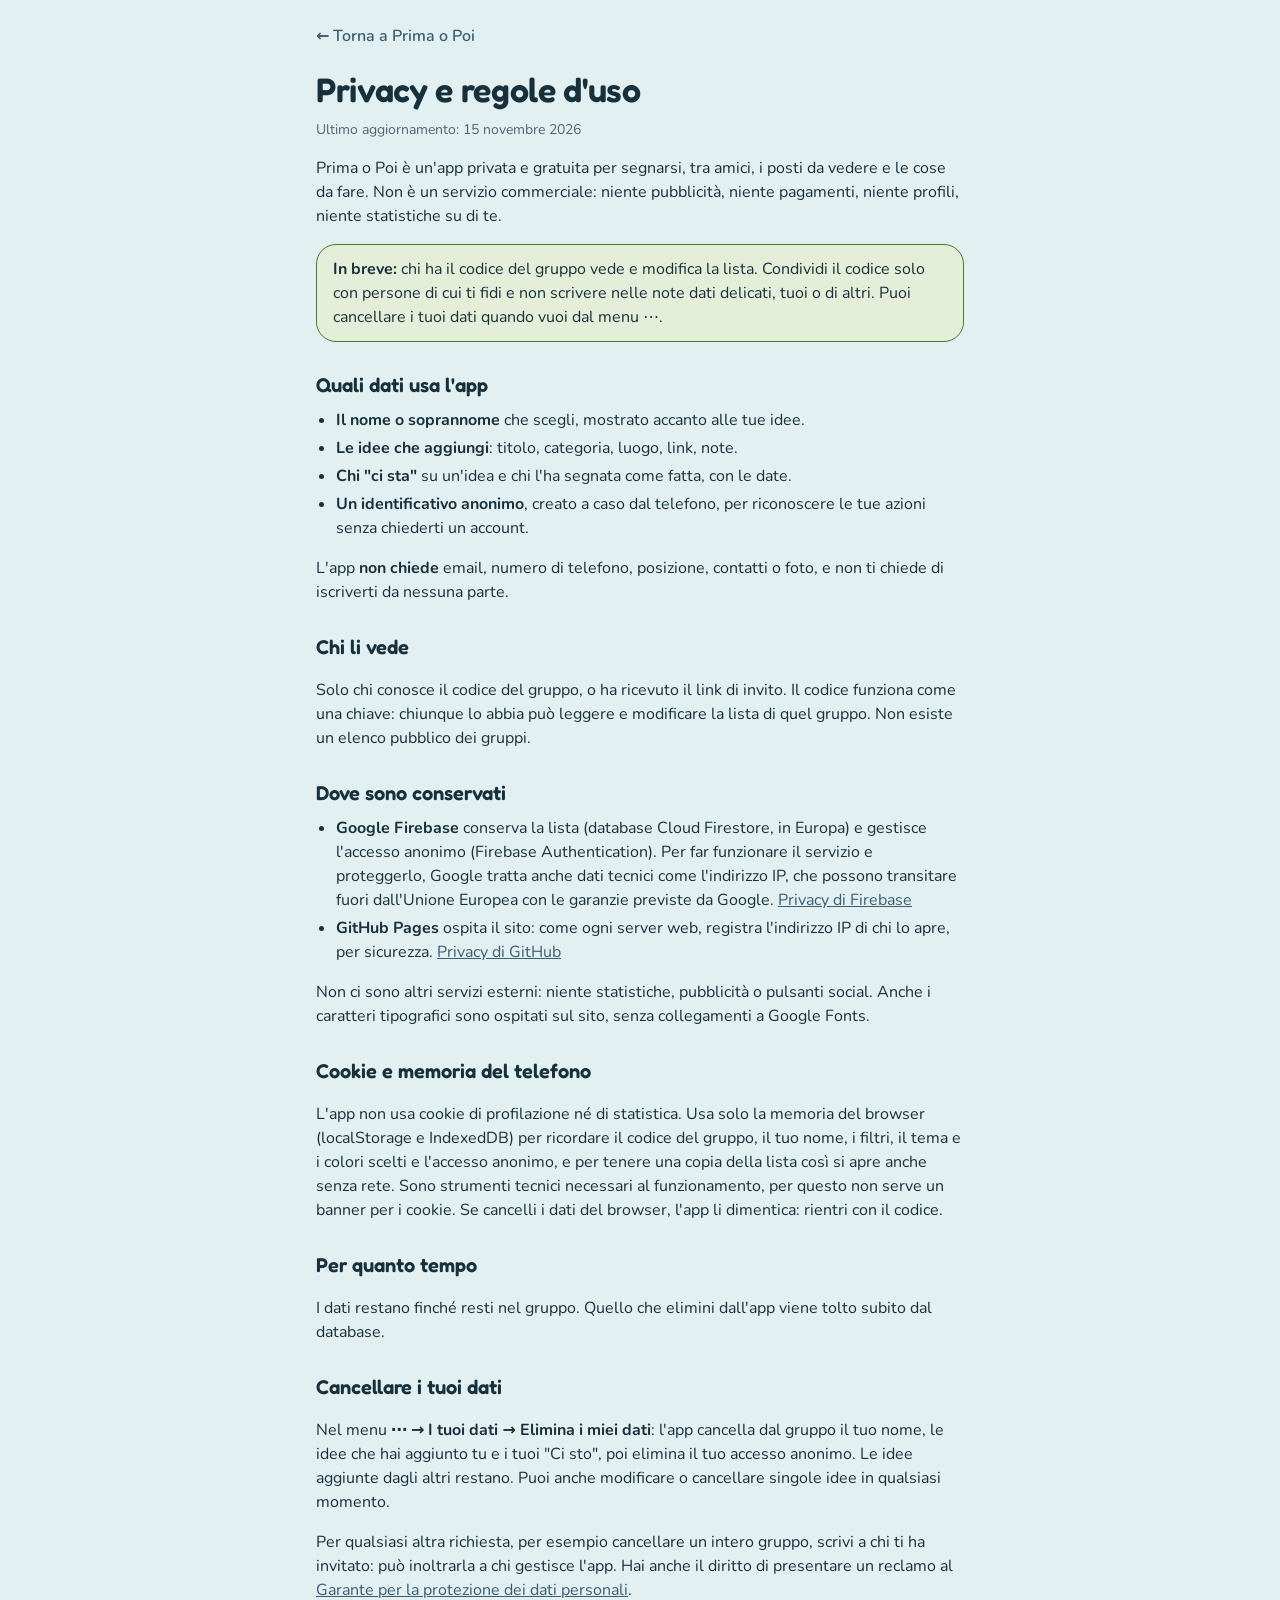
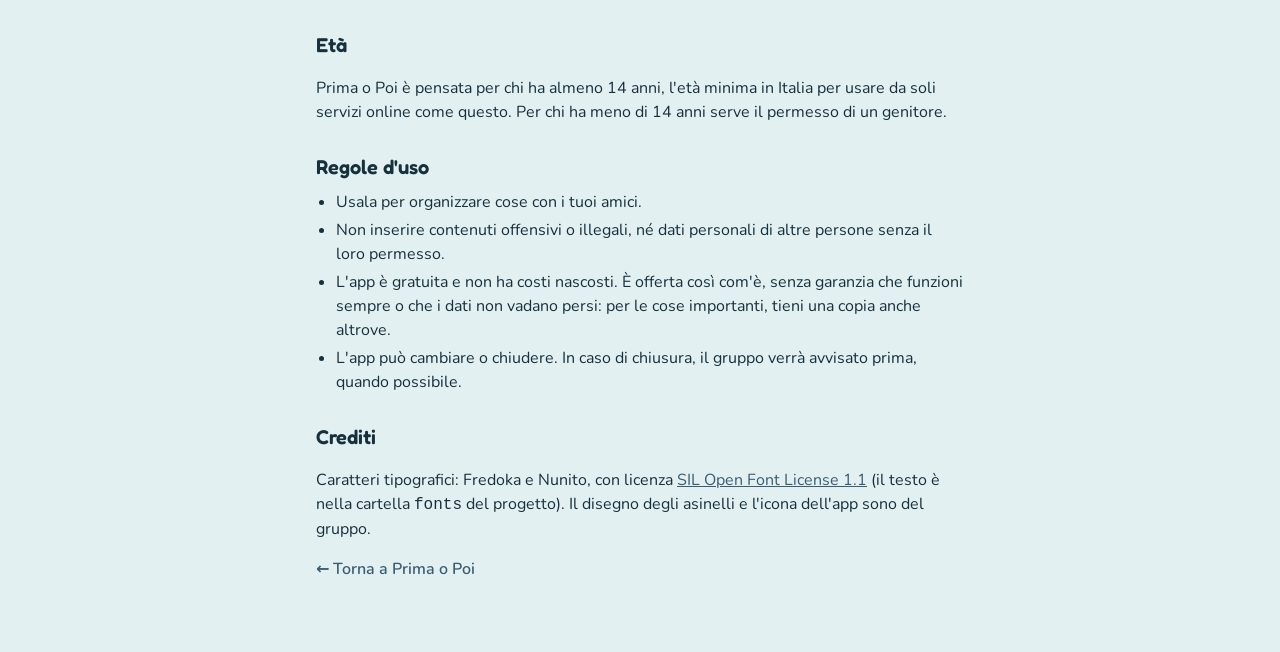
<file: privacy.html>
<!doctype html>
<html lang="it">
<head>
<meta charset="utf-8">
<meta name="viewport" content="width=device-width, initial-scale=1, viewport-fit=cover">
<title>Privacy e regole · Prima o Poi</title>
<meta name="theme-color" content="#E3F0F2">
<script>
  try { document.documentElement.dataset.theme = localStorage.getItem("pop-theme") || "light"; }
  catch (e) { document.documentElement.dataset.theme = "light"; }
</script>
<link rel="icon" href="icons/icon-192.png" type="image/png">
<link rel="stylesheet" href="style.css">
<style>
  .doc { max-width: 680px; margin: 0 auto; padding: max(24px, env(safe-area-inset-top)) var(--gut-r) max(48px, env(safe-area-inset-bottom)) var(--gut-l); }
  .doc h1 { font-size: 34px; letter-spacing: -0.01em; margin: 8px 0 4px; }
  .doc h2 { font-size: 20px; margin: 28px 0 8px; }
  .doc p, .doc li { max-width: 65ch; }
  .doc ul { padding-left: 20px; margin: 8px 0; }
  .doc li { margin: 4px 0; }
  .doc a { color: var(--accent); }
  .doc .back { display: inline-block; font-weight: 600; text-decoration: none; margin-bottom: 8px; }
  .doc .updated { color: var(--muted); font-size: 14px; margin: 0 0 8px; }
  .doc .box { background: var(--sun-soft); border: 1px solid var(--sun); border-radius: var(--r); padding: 12px 16px; margin: 16px 0; }
</style>
</head>
<body>
<main class="doc">
  <a class="back" href="./">← Torna a Prima o Poi</a>
  <h1>Privacy e regole d'uso</h1>
  <p class="updated">Ultimo aggiornamento: 15 novembre 2026</p>

  <p>Prima o Poi è un'app privata e gratuita per segnarsi, tra amici, i posti da vedere e le cose da fare. Non è un servizio commerciale: niente pubblicità, niente pagamenti, niente profili, niente statistiche su di te.</p>

  <div class="box">
    <strong>In breve:</strong> chi ha il codice del gruppo vede e modifica la lista. Condividi il codice solo con persone di cui ti fidi e non scrivere nelle note dati delicati, tuoi o di altri. Puoi cancellare i tuoi dati quando vuoi dal menu ⋯.
  </div>

  <h2>Quali dati usa l'app</h2>
  <ul>
    <li><strong>Il nome o soprannome</strong> che scegli, mostrato accanto alle tue idee.</li>
    <li><strong>Le idee che aggiungi</strong>: titolo, categoria, luogo, link, note.</li>
    <li><strong>Chi "ci sta"</strong> su un'idea e chi l'ha segnata come fatta, con le date.</li>
    <li><strong>Un identificativo anonimo</strong>, creato a caso dal telefono, per riconoscere le tue azioni senza chiederti un account.</li>
  </ul>
  <p>L'app <strong>non chiede</strong> email, numero di telefono, posizione, contatti o foto, e non ti chiede di iscriverti da nessuna parte.</p>

  <h2>Chi li vede</h2>
  <p>Solo chi conosce il codice del gruppo, o ha ricevuto il link di invito. Il codice funziona come una chiave: chiunque lo abbia può leggere e modificare la lista di quel gruppo. Non esiste un elenco pubblico dei gruppi.</p>

  <h2>Dove sono conservati</h2>
  <ul>
    <li><strong>Google Firebase</strong> conserva la lista (database Cloud Firestore, in Europa) e gestisce l'accesso anonimo (Firebase Authentication). Per far funzionare il servizio e proteggerlo, Google tratta anche dati tecnici come l'indirizzo IP, che possono transitare fuori dall'Unione Europea con le garanzie previste da Google. <a href="https://firebase.google.com/support/privacy" target="_blank" rel="noopener">Privacy di Firebase</a></li>
    <li><strong>GitHub Pages</strong> ospita il sito: come ogni server web, registra l'indirizzo IP di chi lo apre, per sicurezza. <a href="https://docs.github.com/it/site-policy/privacy-policies/github-general-privacy-statement" target="_blank" rel="noopener">Privacy di GitHub</a></li>
  </ul>
  <p>Non ci sono altri servizi esterni: niente statistiche, pubblicità o pulsanti social. Anche i caratteri tipografici sono ospitati sul sito, senza collegamenti a Google Fonts.</p>

  <h2>Cookie e memoria del telefono</h2>
  <p>L'app non usa cookie di profilazione né di statistica. Usa solo la memoria del browser (localStorage e IndexedDB) per ricordare il codice del gruppo, il tuo nome, i filtri, il tema e i colori scelti e l'accesso anonimo, e per tenere una copia della lista così si apre anche senza rete. Sono strumenti tecnici necessari al funzionamento, per questo non serve un banner per i cookie. Se cancelli i dati del browser, l'app li dimentica: rientri con il codice.</p>

  <h2>Per quanto tempo</h2>
  <p>I dati restano finché resti nel gruppo. Quello che elimini dall'app viene tolto subito dal database.</p>

  <h2>Cancellare i tuoi dati</h2>
  <p>Nel menu <strong>⋯ → I tuoi dati → Elimina i miei dati</strong>: l'app cancella dal gruppo il tuo nome, le idee che hai aggiunto tu e i tuoi "Ci sto", poi elimina il tuo accesso anonimo. Le idee aggiunte dagli altri restano. Puoi anche modificare o cancellare singole idee in qualsiasi momento.</p>
  <p>Per qualsiasi altra richiesta, per esempio cancellare un intero gruppo, scrivi a chi ti ha invitato: può inoltrarla a chi gestisce l'app. Hai anche il diritto di presentare un reclamo al <a href="https://www.garanteprivacy.it" target="_blank" rel="noopener">Garante per la protezione dei dati personali</a>.</p>

  <h2>Età</h2>
  <p>Prima o Poi è pensata per chi ha almeno 14 anni, l'età minima in Italia per usare da soli servizi online come questo. Per chi ha meno di 14 anni serve il permesso di un genitore.</p>

  <h2>Regole d'uso</h2>
  <ul>
    <li>Usala per organizzare cose con i tuoi amici.</li>
    <li>Non inserire contenuti offensivi o illegali, né dati personali di altre persone senza il loro permesso.</li>
    <li>L'app è gratuita e non ha costi nascosti. È offerta così com'è, senza garanzia che funzioni sempre o che i dati non vadano persi: per le cose importanti, tieni una copia anche altrove.</li>
    <li>L'app può cambiare o chiudere. In caso di chiusura, il gruppo verrà avvisato prima, quando possibile.</li>
  </ul>

  <h2>Crediti</h2>
  <p>Caratteri tipografici: Fredoka e Nunito, con licenza <a href="https://openfontlicense.org" target="_blank" rel="noopener">SIL Open Font License 1.1</a> (il testo è nella cartella <code>fonts</code> del progetto). Il disegno degli asinelli e l'icona dell'app sono del gruppo.</p>

  <p><a class="back" href="./">← Torna a Prima o Poi</a></p>
</main>
</body>
</html>
</file>
<file: style.css>
/* Prima o Poi — stile "libro illustrato": cielo azzurro, asinelli blu ardesia, eliche color crema, alloro.
   Pensata prima di tutto per il telefono: una colonna di biglietti, filtri che scorrono, pulsante "Aggiungi" in basso. */

/* Font ospitati sul sito (licenza SIL OFL, vedi fonts/): nessuna richiesta a Google Fonts. */
@font-face {
  font-family: "Fredoka"; font-style: normal; font-weight: 300 700; font-display: swap;
  src: url("fonts/fredoka-latin.woff2") format("woff2");
}
@font-face {
  font-family: "Nunito"; font-style: normal; font-weight: 200 1000; font-display: swap;
  src: url("fonts/nunito-latin.woff2") format("woff2");
}

:root {
  /* dal disegno: cielo, asinello, notte, crema delle eliche, alloro, nuvole */
  --sky: #5FA9B8;
  --sky-ink: #0F2F3A;
  --cloud: #F4FAFB;
  --bg: #E3F0F2;
  --surface: #FFFCF4;
  --surface-2: #F3F1E8;
  --ink: #17313C;
  --muted: #4E6670;
  --line: #CFDDE0;
  --accent: #3B5D70;        /* il blu degli asinelli */
  --accent-ink: #FFFFFF;
  --accent-soft: #DCE9EE;
  --sun: #4C7A2E;           /* alloro: "Ci sto" */
  --sun-ink: #FFFFFF;
  --sun-soft: #E5EED8;
  --done: #1F4A5C;          /* timbro "Fatto" */
  --done-soft: #DCEBEF;
  --cream: #F6EEDC;
  --danger: #B5352C;
  --shadow: 0 1px 2px rgba(23,49,60,.08), 0 6px 18px rgba(23,49,60,.10);
  --f-display: "Fredoka", "Trebuchet MS", system-ui, sans-serif;
  --f-body: "Nunito", "Segoe UI", system-ui, -apple-system, sans-serif;
  --r: 20px;
  --gut-l: max(16px, env(safe-area-inset-left, 0px));
  --gut-r: max(16px, env(safe-area-inset-right, 0px));
  color-scheme: light;
}
/* Tema: chiaro di base. "Scuro" lo forza, "Automatico" segue il telefono (data-theme su <html>, scelto nel menu). */
:root[data-theme="dark"] {
  /* la stessa scena, di notte */
  --sky: #1D4654; --sky-ink: #EAF4F5; --cloud: #23505F;
  --bg: #0E2129; --surface: #17303A; --surface-2: #1C3843; --ink: #EAF3F4; --muted: #9DB6BD; --line: #2A4752;
  --accent: #A7C8DA; --accent-ink: #0C2430; --accent-soft: #22404D;
  --sun: #9CC77A; --sun-ink: #13240A; --sun-soft: #25391F;
  --done: #A9D4E3; --done-soft: #183A47; --cream: #EADFC6;
  --danger: #FF8A80; --shadow: 0 1px 2px rgba(0,0,0,.3), 0 6px 18px rgba(0,0,0,.28);
  color-scheme: dark;
}
@media (prefers-color-scheme: dark) {
  :root[data-theme="auto"] {
    --sky: #1D4654; --sky-ink: #EAF4F5; --cloud: #23505F;
    --bg: #0E2129; --surface: #17303A; --surface-2: #1C3843; --ink: #EAF3F4; --muted: #9DB6BD; --line: #2A4752;
    --accent: #A7C8DA; --accent-ink: #0C2430; --accent-soft: #22404D;
    --sun: #9CC77A; --sun-ink: #13240A; --sun-soft: #25391F;
    --done: #A9D4E3; --done-soft: #183A47; --cream: #EADFC6;
    --danger: #FF8A80; --shadow: 0 1px 2px rgba(0,0,0,.3), 0 6px 18px rgba(0,0,0,.28);
    color-scheme: dark;
  }
}

/* Colori di posti e attività: scelti nel menu (app.js li scrive su <html>) */
:root { --c-posto: #5FA9B8; --c-posto-ink: #0F2F3A; --c-att: #4C7A2E; --c-att-ink: #FFFFFF; }

* { box-sizing: border-box; }
html { -webkit-text-size-adjust: 100%; }
body {
  margin: 0; background: var(--bg); color: var(--ink);
  font-family: var(--f-body); font-size: 16px; line-height: 1.5;
  -webkit-tap-highlight-color: transparent;
}
[hidden] { display: none !important; }
h1, h2, h3 { font-family: var(--f-display); font-weight: 600; text-wrap: balance; margin: 0; }
button, input, select, textarea { font: inherit; color: inherit; }
:focus-visible { outline: 3px solid var(--accent); outline-offset: 2px; }
.stack { display: flex; flex-direction: column; gap: 14px; }

.logo { font-family: var(--f-display); font-size: 46px; font-weight: 600; line-height: 1; color: var(--ink); }
.logo span { color: var(--sun); }
.logo.small { font-size: 23px; color: var(--sky-ink); white-space: nowrap; }
.logo.small span { color: var(--cream); -webkit-text-stroke: 1.5px var(--sky-ink); paint-order: stroke fill; }

/* buttons & fields */
.btn { border: 0; border-radius: 999px; padding: 13px 20px; font-weight: 800; cursor: pointer; background: var(--accent); color: var(--accent-ink); font-size: 16px; }
.btn:active { transform: scale(.98); }
.btn:disabled { opacity: .5; cursor: not-allowed; }
.btn-soft { background: var(--accent-soft); color: var(--accent); }
.btn-ghost { background: none; color: var(--danger); border: 1.5px solid var(--line); }
.icon-btn { border: 0; background: none; width: 42px; height: 42px; border-radius: 50%; display: grid; place-items: center; cursor: pointer; color: inherit; font-size: 18px; flex: none; }
.icon-btn:hover { background: rgba(255,255,255,.25); }
label.f { display: flex; flex-direction: column; gap: 6px; font-size: 13px; font-weight: 800; color: var(--muted); letter-spacing: .02em; }
label.f small { font-weight: 600; }
input[type=text], input[type=url], input[type=search], select, textarea {
  width: 100%; border: 1.5px solid var(--line); background: var(--surface-2); border-radius: 14px; padding: 12px 14px;
  font-size: 16px; /* 16px evita lo zoom automatico su iPhone */ color: var(--ink);
}
textarea { resize: vertical; }
input::placeholder, textarea::placeholder { color: var(--muted); opacity: .8; }
.formmsg { font-size: 14px; color: var(--danger); margin: 0; font-weight: 700; }
.formmsg:empty { display: none; }
.hint { font-size: 14px; color: var(--muted); margin: 0; }
.lbl { font-size: 12px; font-weight: 800; letter-spacing: .08em; text-transform: uppercase; color: var(--muted); }

/* onboarding: il cielo con il disegno del gruppo */
.onboard { min-height: 100dvh; display: grid; justify-items: center; align-content: start; padding: calc(56px + env(safe-area-inset-top, 0px)) var(--gut-r) max(24px, env(safe-area-inset-bottom)) var(--gut-l);
  background: linear-gradient(180deg, var(--sky) 0, var(--sky) 230px, var(--bg) 231px); }
.onboard-card { width: 100%; max-width: 420px; display: flex; flex-direction: column; gap: 16px; background: var(--surface); border-radius: 28px; padding: 22px 20px 24px; box-shadow: var(--shadow); }
.hero { display: block; width: 100%; max-width: 100%; aspect-ratio: 637 / 632; max-height: 240px; object-fit: cover; object-position: 50% 25%; border-radius: 20px; border: 4px solid var(--cream); transform: rotate(-1.2deg); box-shadow: var(--shadow); margin-top: -48px; background: var(--sky); }
.lead { margin: 0; color: var(--muted); font-size: 17px; }
.or { display: flex; align-items: center; gap: 12px; color: var(--muted); font-size: 14px; font-weight: 700; }
.or::before, .or::after { content: ""; flex: 1; height: 2px; border-radius: 2px; background: var(--line); }

/* top bar: una striscia di cielo con il bordo a nuvole */
.bar { position: sticky; top: 0; z-index: 5; background: var(--sky); color: var(--sky-ink); padding-top: env(safe-area-inset-top, 0px); }
.bar::after { content: ""; position: absolute; left: 0; right: 0; bottom: -11px; height: 12px; pointer-events: none;
  background: radial-gradient(circle at 12px 0, var(--sky) 11px, transparent 12px) 0 0 / 34px 12px repeat-x; }
.bar-in { max-width: 760px; margin: 0 auto; display: flex; align-items: center; gap: 8px; padding: 8px var(--gut-r) 8px var(--gut-l); }
.mascot { width: 40px; height: 40px; border-radius: 50%; border: 2px solid var(--cream); flex: none; object-fit: cover; background: var(--sky); }
.tally { margin-left: auto; font-size: 13px; font-weight: 700; color: var(--sky-ink); white-space: nowrap; }
.tally b { color: var(--sky-ink); font-variant-numeric: tabular-nums; font-family: var(--f-display); font-size: 17px; }

.page { max-width: 760px; margin: 0 auto; padding: 24px var(--gut-r) calc(110px + env(safe-area-inset-bottom, 0px)) var(--gut-l); display: flex; flex-direction: column; gap: 14px; }
.notice { border-radius: var(--r); padding: 12px 14px; background: var(--sun-soft); border: 1px solid var(--sun); font-size: 14px; }

/* toolbar */
.toolbar { display: flex; flex-direction: column; gap: 10px; }
.scroller { display: flex; gap: 8px; overflow-x: auto; scrollbar-width: none; margin: 0 calc(-1 * var(--gut-r)) 0 calc(-1 * var(--gut-l)); padding: 0 var(--gut-r) 0 var(--gut-l); }
.scroller::-webkit-scrollbar { display: none; }
.chips { display: flex; gap: 2px; background: var(--surface); border: 1px solid var(--line); border-radius: 999px; padding: 3px; flex: none; }
.chips button { border: 0; background: none; padding: 7px 13px; border-radius: 999px; cursor: pointer; font-size: 14px; font-weight: 600; color: var(--muted); white-space: nowrap; }
.chips button[aria-pressed="true"] { background: var(--ink); color: var(--bg); }
.row { display: grid; grid-template-columns: 1fr 1fr; gap: 8px; }
.toolbar select, .toolbar input[type=search] { background: var(--surface); padding: 9px 12px; font-size: 15px; border-radius: 999px; }
.toolbar input[type=search] { font-size: 16px; }

/* cards */
.list { display: grid; grid-template-columns: minmax(0, 1fr); gap: 14px; }
@media (min-width: 640px) { .list { grid-template-columns: repeat(2, minmax(0, 1fr)); } }
.card { background: var(--surface); border: 1px solid var(--line); border-radius: var(--r); box-shadow: var(--shadow); display: flex; flex-direction: column; min-width: 0; position: relative; overflow: hidden; }
.card .top { display: flex; align-items: center; gap: 6px; flex-wrap: wrap; padding: 14px 16px 0; padding-right: 110px; }
.pill { font-size: 11px; font-weight: 700; letter-spacing: .08em; text-transform: uppercase; padding: 3px 8px; border-radius: 6px; }
.pill.posto { background: var(--c-posto); color: var(--c-posto-ink); }
.card.k-posto { border-top: 6px solid var(--c-posto); }
.card.k-attivita { border-top: 6px solid var(--c-att); }
.pill.attivita { background: var(--c-att); color: var(--c-att-ink); }
.cat { font-size: 13px; color: var(--muted); }
.card h3 { font-size: 20px; font-weight: 700; line-height: 1.2; padding: 8px 16px 0; overflow-wrap: anywhere; }
.body { padding: 6px 16px 14px; display: flex; flex-direction: column; gap: 6px; font-size: 15px; flex: 1; }
.where { color: var(--muted); display: flex; gap: 8px; align-items: baseline; flex-wrap: wrap; overflow-wrap: anywhere; }
.body a { color: var(--accent); font-weight: 600; text-decoration: none; }
.note { margin: 0; white-space: pre-wrap; overflow-wrap: anywhere; }
.link { overflow-wrap: anywhere; }
.by { font-size: 13px; color: var(--muted); }
.edit { position: absolute; top: 8px; right: 8px; font-size: 13px; font-weight: 600; color: var(--muted); background: none; border: 0; padding: 6px 8px; cursor: pointer; border-radius: 8px; }
.card.is-done .edit { display: none; }

.stub { border-top: 2px dashed var(--line); padding: 10px 14px 12px 16px; display: flex; align-items: center; justify-content: space-between; gap: 8px; flex-wrap: wrap; background: var(--surface-2); position: relative; }
.stub::before, .stub::after { content: ""; position: absolute; top: -9px; width: 16px; height: 16px; border-radius: 50%; background: var(--bg); border: 1px solid var(--line); }
.stub::before { left: -9px; } .stub::after { right: -9px; }
.who { display: flex; align-items: center; gap: 8px; min-width: 0; }
.faces { display: flex; }
.face { width: 28px; height: 28px; border-radius: 50%; border: 2px solid var(--surface-2); margin-left: -8px; display: grid; place-items: center; font-size: 11px; font-weight: 700; color: #fff; }
.face:first-child { margin-left: 0; }
.count { font-size: 14px; color: var(--muted); }
.count b { color: var(--ink); font-variant-numeric: tabular-nums; }
.acts { display: flex; gap: 6px; margin-left: auto; }
.ghost { border: 1px solid var(--line); background: var(--surface); border-radius: 999px; padding: 8px 12px; cursor: pointer; font-size: 14px; font-weight: 600; }
.ghost:disabled { opacity: .5; }
.ghost.on { background: var(--sun); border-color: var(--sun); color: var(--sun-ink); }
.ghost.ok { color: var(--done); }
.ghost.del { color: var(--muted); padding: 8px 11px; }
.ghost.del.arm { color: #fff; background: var(--danger); border-color: var(--danger); }
.card.is-done h3 { color: var(--muted); }
.stamp { position: absolute; top: 12px; right: 12px; transform: rotate(-8deg); border: 2px solid var(--done); color: var(--done); background: var(--done-soft); font-family: var(--f-display); font-weight: 800; font-size: 13px; letter-spacing: .08em; text-transform: uppercase; padding: 2px 8px; border-radius: 6px; }

.empty { background: var(--surface); border: 2px dashed var(--line); border-radius: var(--r); padding: 32px 20px; text-align: center; color: var(--muted); }
.empty h3 { color: var(--ink); font-size: 21px; margin-bottom: 6px; }
.empty p { margin: 0 auto; max-width: 42ch; }

/* floating add button */
.fab { position: fixed; z-index: 6; right: calc(var(--gut-r) + 0px); bottom: calc(18px + env(safe-area-inset-bottom, 0px)); border: 0; border-radius: 999px; background: var(--accent); color: var(--accent-ink); font-weight: 800; font-size: 16px; padding: 15px 22px; box-shadow: 0 6px 20px rgba(23,49,60,.35); cursor: pointer; display: flex; align-items: center; gap: 8px; }
.fab span { font-size: 24px; line-height: 0; margin-top: -2px; }

/* bottom sheets */
/* Sfondo scuro + foglio che sale dal basso. Niente <dialog>: su alcuni iPhone mostrava solo lo sfondo. */
.overlay { position: fixed; inset: 0; z-index: 40; background: rgba(10,16,24,.45); display: flex; align-items: flex-end; justify-content: center; padding-top: max(16px, env(safe-area-inset-top, 0px)); }
.overlay[hidden] { display: none; }
.sheet { position: relative; width: 100%; max-width: 560px; max-height: 92vh; max-height: 92dvh; display: flex; flex-direction: column; overflow: hidden; border-radius: 20px 20px 0 0; background: var(--surface); color: var(--ink); box-shadow: 0 -8px 40px rgba(0,0,0,.25); }
#menu, #whoami { overflow-y: auto; -webkit-overflow-scrolling: touch; padding-bottom: env(safe-area-inset-bottom, 0px); }
@media (min-width: 640px) { .overlay { align-items: center; } .sheet { border-radius: 20px; } }
html.modal-open, html.modal-open body { overflow: hidden; }
.sheet > form { display: flex; flex-direction: column; min-height: 0; flex: 1; }
.sheet-head { display: flex; align-items: center; justify-content: space-between; gap: 8px; padding: 14px 12px 8px 20px; }
.sheet-head h2 { font-size: 22px; }
.sheet-body { padding: 4px 20px 16px; overflow-y: auto; min-height: 0; flex: 1; }
.sheet-foot { padding: 12px 20px calc(14px + env(safe-area-inset-bottom, 0px)); border-top: 1px solid var(--line); display: flex; flex-direction: column; gap: 10px; }
.paste textarea { border-style: dashed; background: var(--accent-soft); border-color: var(--accent); }
.pastemsg { font-weight: 500; color: var(--accent); font-size: 14px; }
.pastemsg:empty { display: none; }
.seg { display: grid; grid-template-columns: 1fr 1fr; background: var(--surface-2); border: 1px solid var(--line); border-radius: 12px; padding: 3px; gap: 3px; }
.seg input { position: absolute; opacity: 0; pointer-events: none; }
.seg label { text-align: center; padding: 10px 6px; border-radius: 9px; cursor: pointer; font-weight: 600; color: var(--muted); }
.seg input:checked + label { background: var(--surface); color: var(--ink); box-shadow: var(--shadow); }
.seg input:focus-visible + label { outline: 2px solid var(--accent); }

.codebox { background: var(--accent-soft); border-radius: 12px; padding: 12px 14px; display: flex; flex-direction: column; gap: 2px; }
.codebox code { font-size: 22px; font-weight: 700; color: var(--accent); font-family: ui-monospace, "Cascadia Mono", Menlo, monospace; user-select: all; overflow-wrap: anywhere; }
.members ul { list-style: none; margin: 6px 0 0; padding: 0; display: flex; flex-wrap: wrap; gap: 6px; }
.members li { display: flex; align-items: center; gap: 6px; background: var(--surface-2); border: 1px solid var(--line); border-radius: 999px; padding: 3px 10px 3px 3px; font-size: 14px; }
.members .face { margin: 0; width: 24px; height: 24px; border: 0; font-size: 10px; }
.inline { display: flex; gap: 8px; }
.inline input { flex: 1; min-width: 0; }
.install p, .mydata p { margin: 4px 0 8px; font-size: 14px; color: var(--muted); }
.mydata { display: flex; flex-direction: column; border-top: 1px solid var(--line); padding-top: 14px; }
.btn-danger { background: none; color: var(--danger); border: 1px solid var(--danger); }
.btn-danger.arm { background: var(--danger); color: #fff; }
.legal { font-size: 14px; color: var(--muted); text-align: center; text-decoration: underline; text-underline-offset: 3px; }
.hint a { color: var(--accent); }

.toast { position: fixed; left: 50%; bottom: calc(86px + env(safe-area-inset-bottom, 0px)); transform: translateX(-50%); background: var(--ink); color: var(--bg); padding: 11px 16px; border-radius: 12px; font-size: 15px; box-shadow: var(--shadow); max-width: calc(100% - 32px); z-index: 30; text-align: center; }

@media (prefers-reduced-motion: reduce) { * { transition: none !important; animation: none !important; } }

/* tocchi del disegno */
.empty img { width: 96px; height: 96px; border-radius: 50%; border: 3px solid var(--cream); margin: 0 auto 10px; display: block; background: var(--sky); }
.card h3, .sheet-head h2, .empty h3 { font-weight: 600; }
.stamp { font-weight: 700; }
.chips button { font-weight: 800; }
.ghost { font-weight: 800; border-width: 1.5px; }
@media (max-width: 370px) { .mascot { display: none; } }

/* scelta del codice del gruppo */
#create-code { font-family: ui-monospace, "Cascadia Mono", Menlo, monospace; font-weight: 700; color: var(--accent); }
.dice { padding: 0; width: 48px; flex: none; font-size: 22px; }
.btn-ghost-plain { background: none; color: var(--muted); padding: 8px; }

/* doppioni */
.dups { background: var(--sun-soft); border: 1.5px solid var(--sun); border-radius: var(--r); padding: 12px 14px; display: flex; flex-direction: column; gap: 8px; }
.dups p { margin: 0; font-size: 14px; }
.dups ul { list-style: none; margin: 0; padding: 0; display: flex; flex-direction: column; gap: 6px; }
.dups li { display: flex; align-items: center; justify-content: space-between; gap: 8px; background: var(--surface); border-radius: 12px; padding: 6px 6px 6px 12px; min-width: 0; }
.dups li span { overflow-wrap: anywhere; min-width: 0; }
#menu .dups { background: var(--sun-soft); }
.dupbox { background: var(--sun-soft); border: 1.5px solid var(--sun); border-radius: 16px; padding: 12px 14px; display: flex; flex-direction: column; gap: 10px; }
.dupbox p { margin: 0; font-size: 15px; }
.dup-acts { display: flex; flex-direction: column; gap: 8px; }
.by.edited { font-style: italic; }

/* Aspetto: tema e colori */
.look { display: flex; flex-direction: column; gap: 12px; border-top: 1px solid var(--line); padding-top: 14px; }
.look fieldset { border: 0; margin: 0; padding: 0; display: flex; flex-direction: column; gap: 8px; min-width: 0; }
.look legend { padding: 0; margin-bottom: 6px; font-size: 13px; font-weight: 800; color: var(--muted); }
.seg3 { display: grid; grid-template-columns: repeat(3, 1fr); background: var(--surface-2); border: 1.5px solid var(--line); border-radius: 999px; padding: 3px; gap: 3px; }
.seg3 input, .swatches input { position: absolute; opacity: 0; pointer-events: none; }
.seg3 label { text-align: center; padding: 8px 4px; border-radius: 999px; cursor: pointer; font-weight: 800; font-size: 14px; color: var(--muted); }
.seg3 input:checked + label { background: var(--surface); color: var(--ink); box-shadow: var(--shadow); }
.seg3 input:focus-visible + label { outline: 3px solid var(--accent); }
.swatches { display: flex; flex-wrap: wrap; gap: 6px; }
.swatches label { width: 33px; height: 33px; border-radius: 50%; cursor: pointer; display: grid; place-items: center; border: 3px solid var(--surface); box-shadow: 0 0 0 1.5px var(--line); font-size: 16px; font-weight: 900; }
.swatches label span { visibility: hidden; }
.swatches input:checked + label { box-shadow: 0 0 0 3px var(--ink); }
.swatches input:checked + label span { visibility: visible; }
.swatches input:focus-visible + label { outline: 3px solid var(--accent); outline-offset: 3px; }
.look .preview { display: flex; gap: 8px; }
</file>
